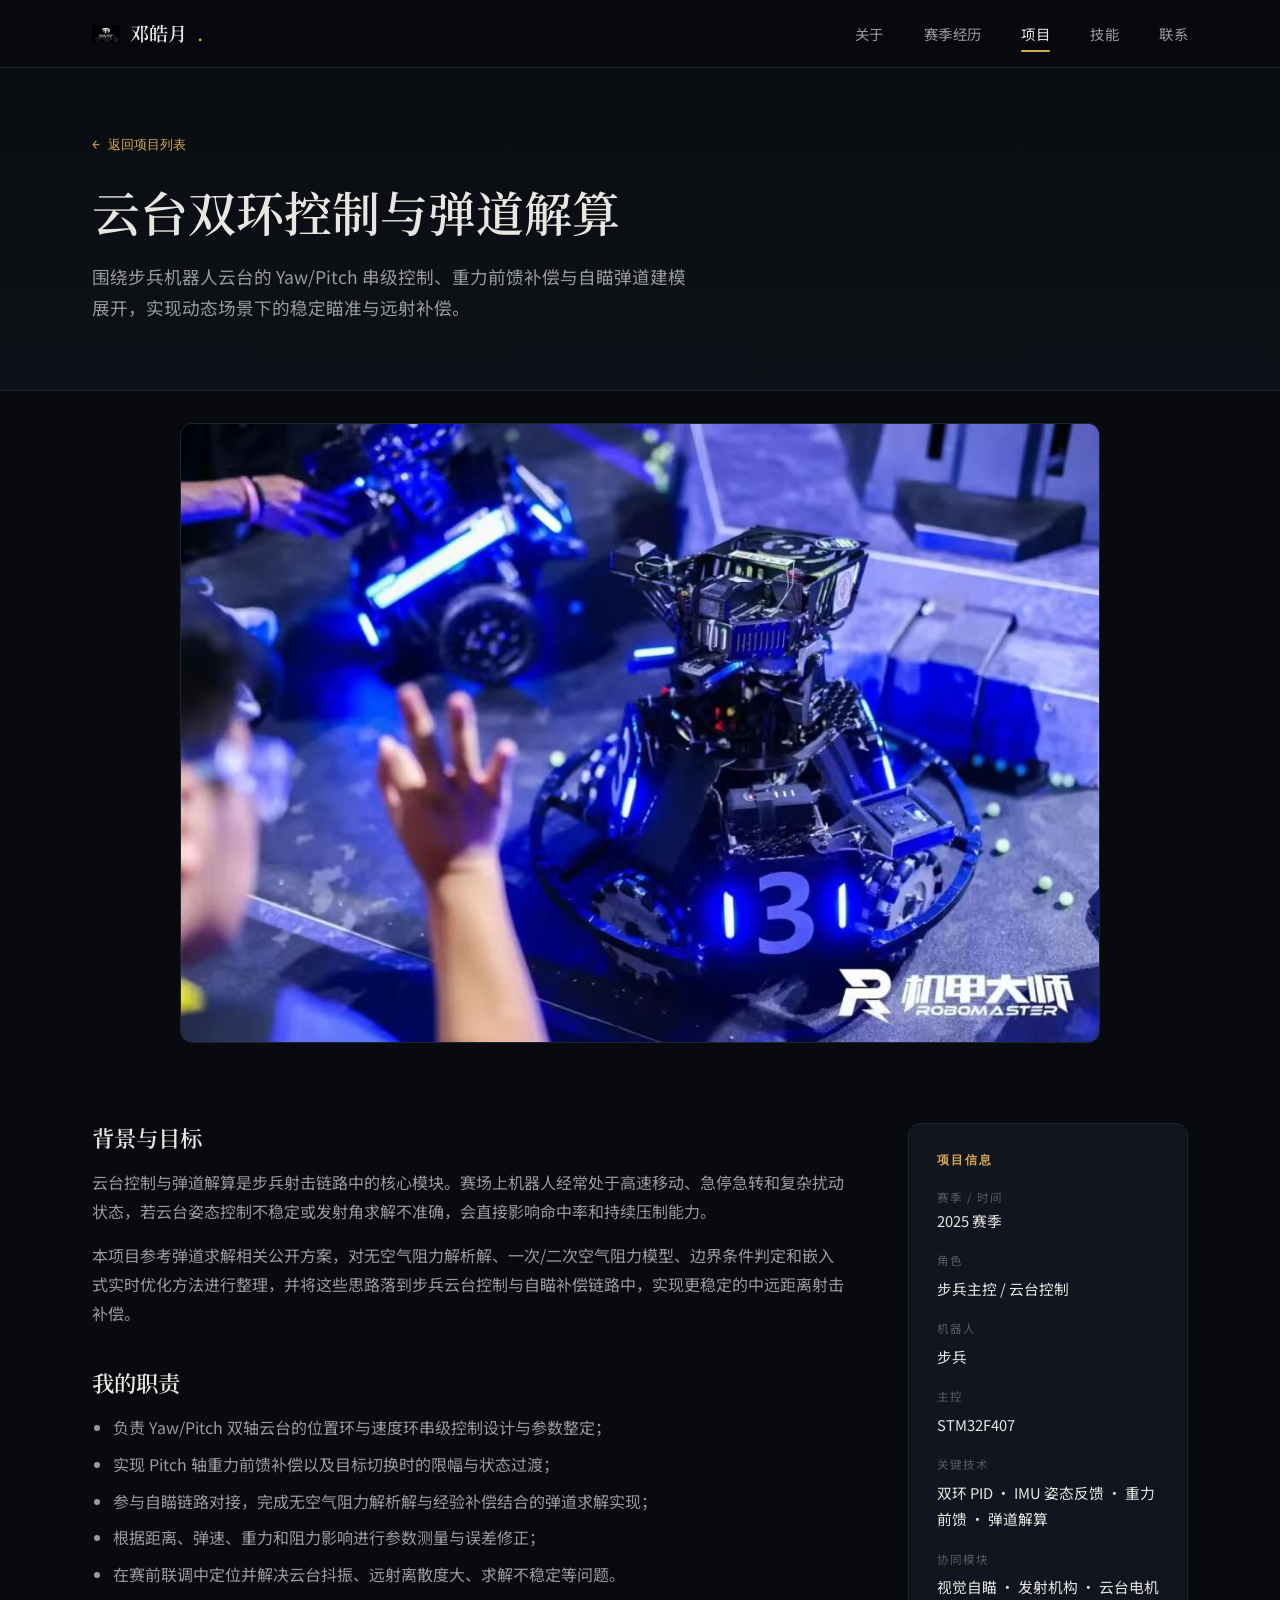
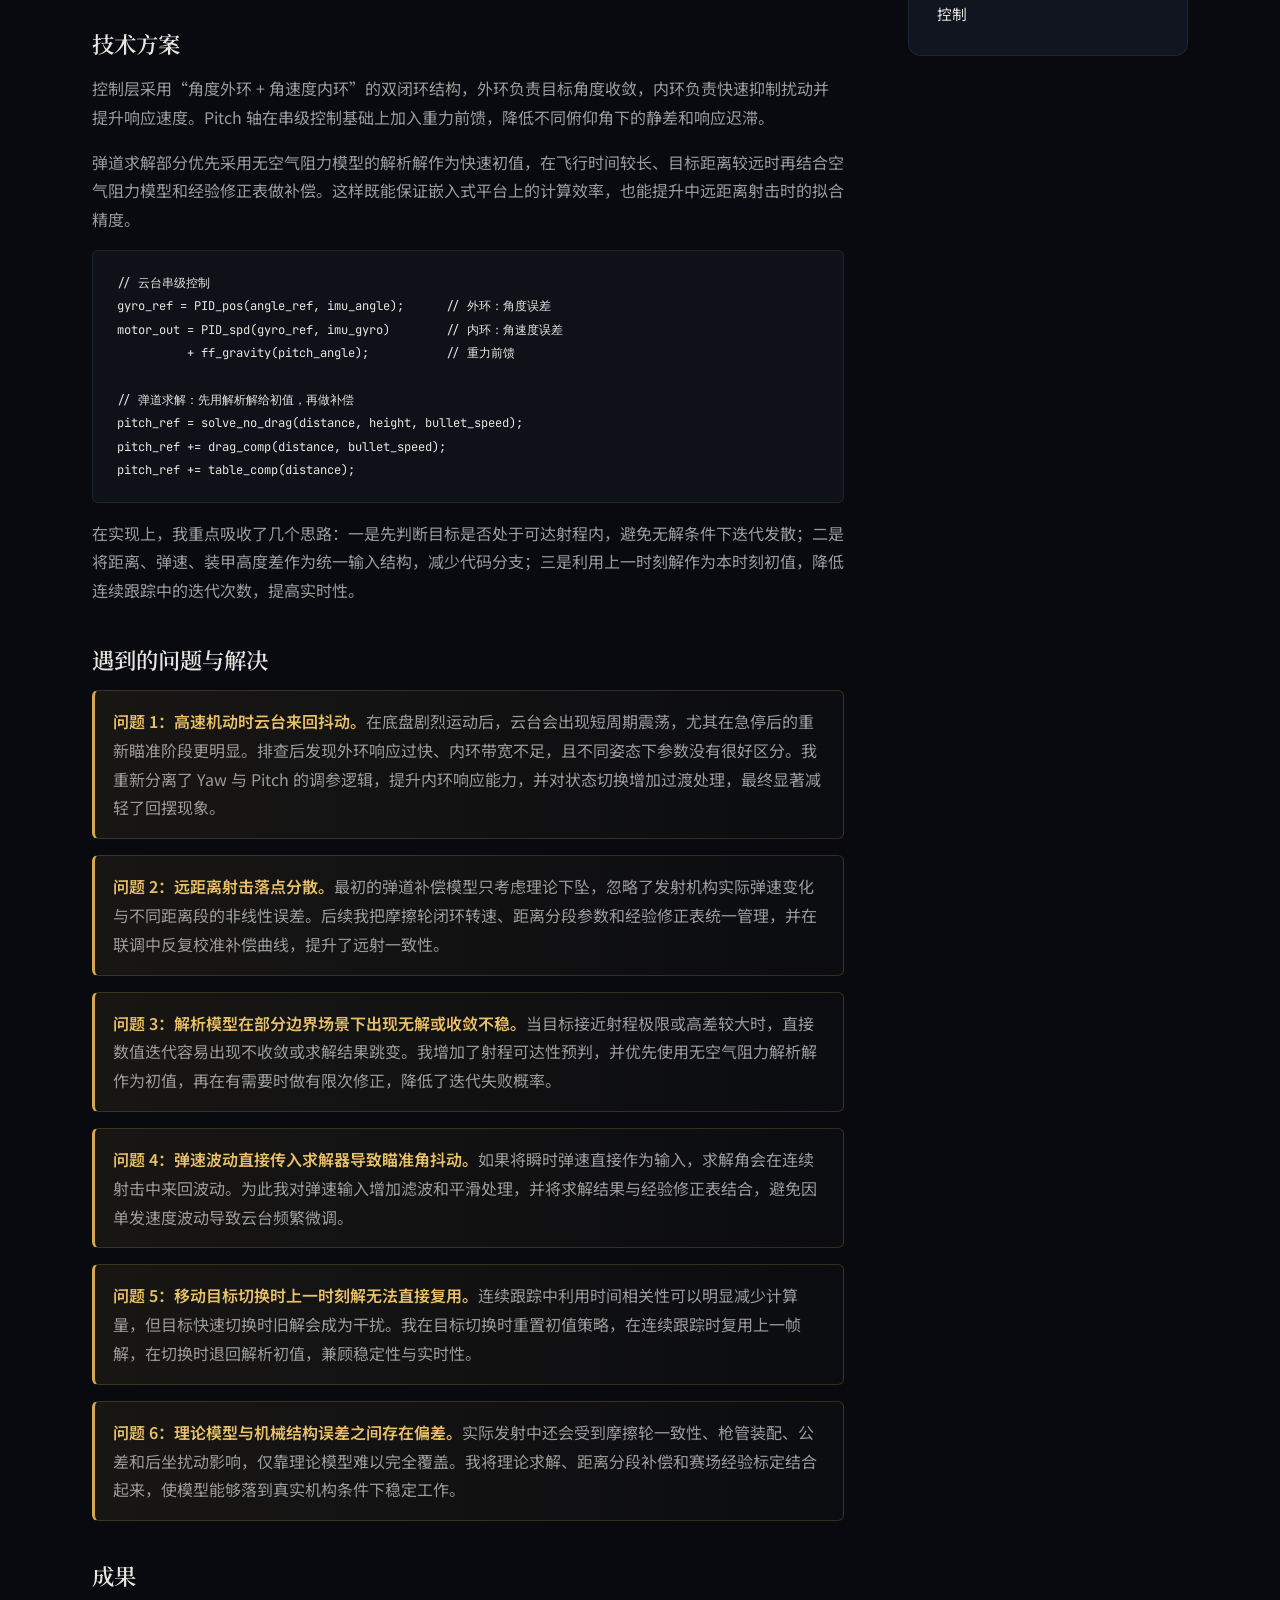
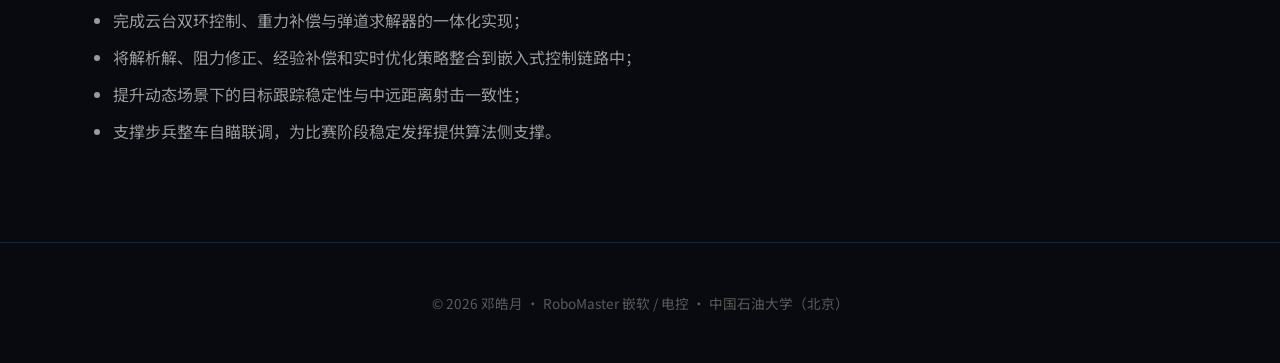
<file: gimbal-ballistics.html>
﻿<!DOCTYPE html>
<html lang="zh-CN">
<head>
<meta charset="UTF-8">
<meta name="viewport" content="width=device-width, initial-scale=1.0">
<title>云台双环控制与弹道解算 | 邓皓月</title>
<link rel="preconnect" href="https://fonts.googleapis.com">
<link rel="preconnect" href="https://fonts.gstatic.com" crossorigin>
<link href="https://fonts.googleapis.com/css2?family=Noto+Sans+SC:wght@400;500;600;700&family=Noto+Serif+SC:wght@400;600;700&family=JetBrains+Mono:wght@400;500&display=swap" rel="stylesheet">
<link rel="stylesheet" href="../css/style.css">
</head>
<body>

<nav class="nav">
  <div class="nav-inner">
    <a class="nav-brand" href="../index.html"><img class="brand-logo" src="../SPR机器人协会图标.jpg" alt="SPR机器人协会">邓皓月<span class="dot">.</span></a>
    <button class="nav-toggle" aria-label="菜单">≡</button>
    <ul class="nav-links">
      <li><a href="../index.html#about">关于</a></li>
      <li><a href="../index.html#timeline">赛季经历</a></li>
      <li><a href="../index.html#projects" class="active">项目</a></li>
      <li><a href="../index.html#skills">技能</a></li>
      <li><a href="../index.html#contact">联系</a></li>
    </ul>
  </div>
</nav>

<header class="detail-head">
  <div class="container">
    <a class="back" href="../index.html#projects">← 返回项目列表</a>
    <h1>云台双环控制与弹道解算</h1>
    <p class="sub">围绕步兵机器人云台的 Yaw/Pitch 串级控制、重力前馈补偿与自瞄弹道建模展开，实现动态场景下的稳定瞄准与远射补偿。</p>
  </div>
</header>

<div class="container">
  <div class="detail-figure detail-figure-contain detail-figure-dark detail-figure-gimbal">
    <img src="../全向轮步兵.jpg" alt="云台双环控制与弹道解算主图">
  </div>
</div>

<div class="container">
  <div class="detail-body">
    <article>
      <h2>背景与目标</h2>
      <p>云台控制与弹道解算是步兵射击链路中的核心模块。赛场上机器人经常处于高速移动、急停急转和复杂扰动状态，若云台姿态控制不稳定或发射角求解不准确，会直接影响命中率和持续压制能力。</p>
      <p>本项目参考弹道求解相关公开方案，对无空气阻力解析解、一次/二次空气阻力模型、边界条件判定和嵌入式实时优化方法进行整理，并将这些思路落到步兵云台控制与自瞄补偿链路中，实现更稳定的中远距离射击补偿。</p>

      <h2>我的职责</h2>
      <ul>
        <li>负责 Yaw/Pitch 双轴云台的位置环与速度环串级控制设计与参数整定；</li>
        <li>实现 Pitch 轴重力前馈补偿以及目标切换时的限幅与状态过渡；</li>
        <li>参与自瞄链路对接，完成无空气阻力解析解与经验补偿结合的弹道求解实现；</li>
        <li>根据距离、弹速、重力和阻力影响进行参数测量与误差修正；</li>
        <li>在赛前联调中定位并解决云台抖振、远射离散度大、求解不稳定等问题。</li>
      </ul>

      <h2>技术方案</h2>
      <p>控制层采用“角度外环 + 角速度内环”的双闭环结构，外环负责目标角度收敛，内环负责快速抑制扰动并提升响应速度。Pitch 轴在串级控制基础上加入重力前馈，降低不同俯仰角下的静差和响应迟滞。</p>
      <p>弹道求解部分优先采用无空气阻力模型的解析解作为快速初值，在飞行时间较长、目标距离较远时再结合空气阻力模型和经验修正表做补偿。这样既能保证嵌入式平台上的计算效率，也能提升中远距离射击时的拟合精度。</p>
      <pre><code>// 云台串级控制
gyro_ref = PID_pos(angle_ref, imu_angle);      // 外环：角度误差
motor_out = PID_spd(gyro_ref, imu_gyro)        // 内环：角速度误差
          + ff_gravity(pitch_angle);           // 重力前馈

// 弹道求解：先用解析解给初值，再做补偿
pitch_ref = solve_no_drag(distance, height, bullet_speed);
pitch_ref += drag_comp(distance, bullet_speed);
pitch_ref += table_comp(distance);</code></pre>
      <p>在实现上，我重点吸收了几个思路：一是先判断目标是否处于可达射程内，避免无解条件下迭代发散；二是将距离、弹速、装甲高度差作为统一输入结构，减少代码分支；三是利用上一时刻解作为本时刻初值，降低连续跟踪中的迭代次数，提高实时性。</p>

      <h2>遇到的问题与解决</h2>
      <div class="problem-list">
        <p><b>问题 1：高速机动时云台来回抖动。</b>在底盘剧烈运动后，云台会出现短周期震荡，尤其在急停后的重新瞄准阶段更明显。排查后发现外环响应过快、内环带宽不足，且不同姿态下参数没有很好区分。我重新分离了 Yaw 与 Pitch 的调参逻辑，提升内环响应能力，并对状态切换增加过渡处理，最终显著减轻了回摆现象。</p>
        <p><b>问题 2：远距离射击落点分散。</b>最初的弹道补偿模型只考虑理论下坠，忽略了发射机构实际弹速变化与不同距离段的非线性误差。后续我把摩擦轮闭环转速、距离分段参数和经验修正表统一管理，并在联调中反复校准补偿曲线，提升了远射一致性。</p>
        <p><b>问题 3：解析模型在部分边界场景下出现无解或收敛不稳。</b>当目标接近射程极限或高差较大时，直接数值迭代容易出现不收敛或求解结果跳变。我增加了射程可达性预判，并优先使用无空气阻力解析解作为初值，再在有需要时做有限次修正，降低了迭代失败概率。</p>
        <p><b>问题 4：弹速波动直接传入求解器导致瞄准角抖动。</b>如果将瞬时弹速直接作为输入，求解角会在连续射击中来回波动。为此我对弹速输入增加滤波和平滑处理，并将求解结果与经验修正表结合，避免因单发速度波动导致云台频繁微调。</p>
        <p><b>问题 5：移动目标切换时上一时刻解无法直接复用。</b>连续跟踪中利用时间相关性可以明显减少计算量，但目标快速切换时旧解会成为干扰。我在目标切换时重置初值策略，在连续跟踪时复用上一帧解，在切换时退回解析初值，兼顾稳定性与实时性。</p>
        <p><b>问题 6：理论模型与机械结构误差之间存在偏差。</b>实际发射中还会受到摩擦轮一致性、枪管装配、公差和后坐扰动影响，仅靠理论模型难以完全覆盖。我将理论求解、距离分段补偿和赛场经验标定结合起来，使模型能够落到真实机构条件下稳定工作。</p>
      </div>

      <h2>成果</h2>
      <ul>
        <li>完成云台双环控制、重力补偿与弹道求解器的一体化实现；</li>
        <li>将解析解、阻力修正、经验补偿和实时优化策略整合到嵌入式控制链路中；</li>
        <li>提升动态场景下的目标跟踪稳定性与中远距离射击一致性；</li>
        <li>支撑步兵整车自瞄联调，为比赛阶段稳定发挥提供算法侧支撑。</li>
      </ul>
    </article>

    <aside class="detail-aside">
      <h4>项目信息</h4>
      <dl>
        <dt>赛季 / 时间</dt><dd>2025 赛季</dd>
        <dt>角色</dt><dd>步兵主控 / 云台控制</dd>
        <dt>机器人</dt><dd>步兵</dd>
        <dt>主控</dt><dd>STM32F407</dd>
        <dt>关键技术</dt><dd>双环 PID · IMU 姿态反馈 · 重力前馈 · 弹道解算</dd>
        <dt>协同模块</dt><dd>视觉自瞄 · 发射机构 · 云台电机控制</dd>
      </dl>
    </aside>
  </div>
</div>

<footer>
  <div class="container">© 2026 邓皓月 · RoboMaster 嵌软 / 电控 · 中国石油大学（北京）</div>
</footer>

<script src="../js/main.js"></script>
</body>
</html>
</file>
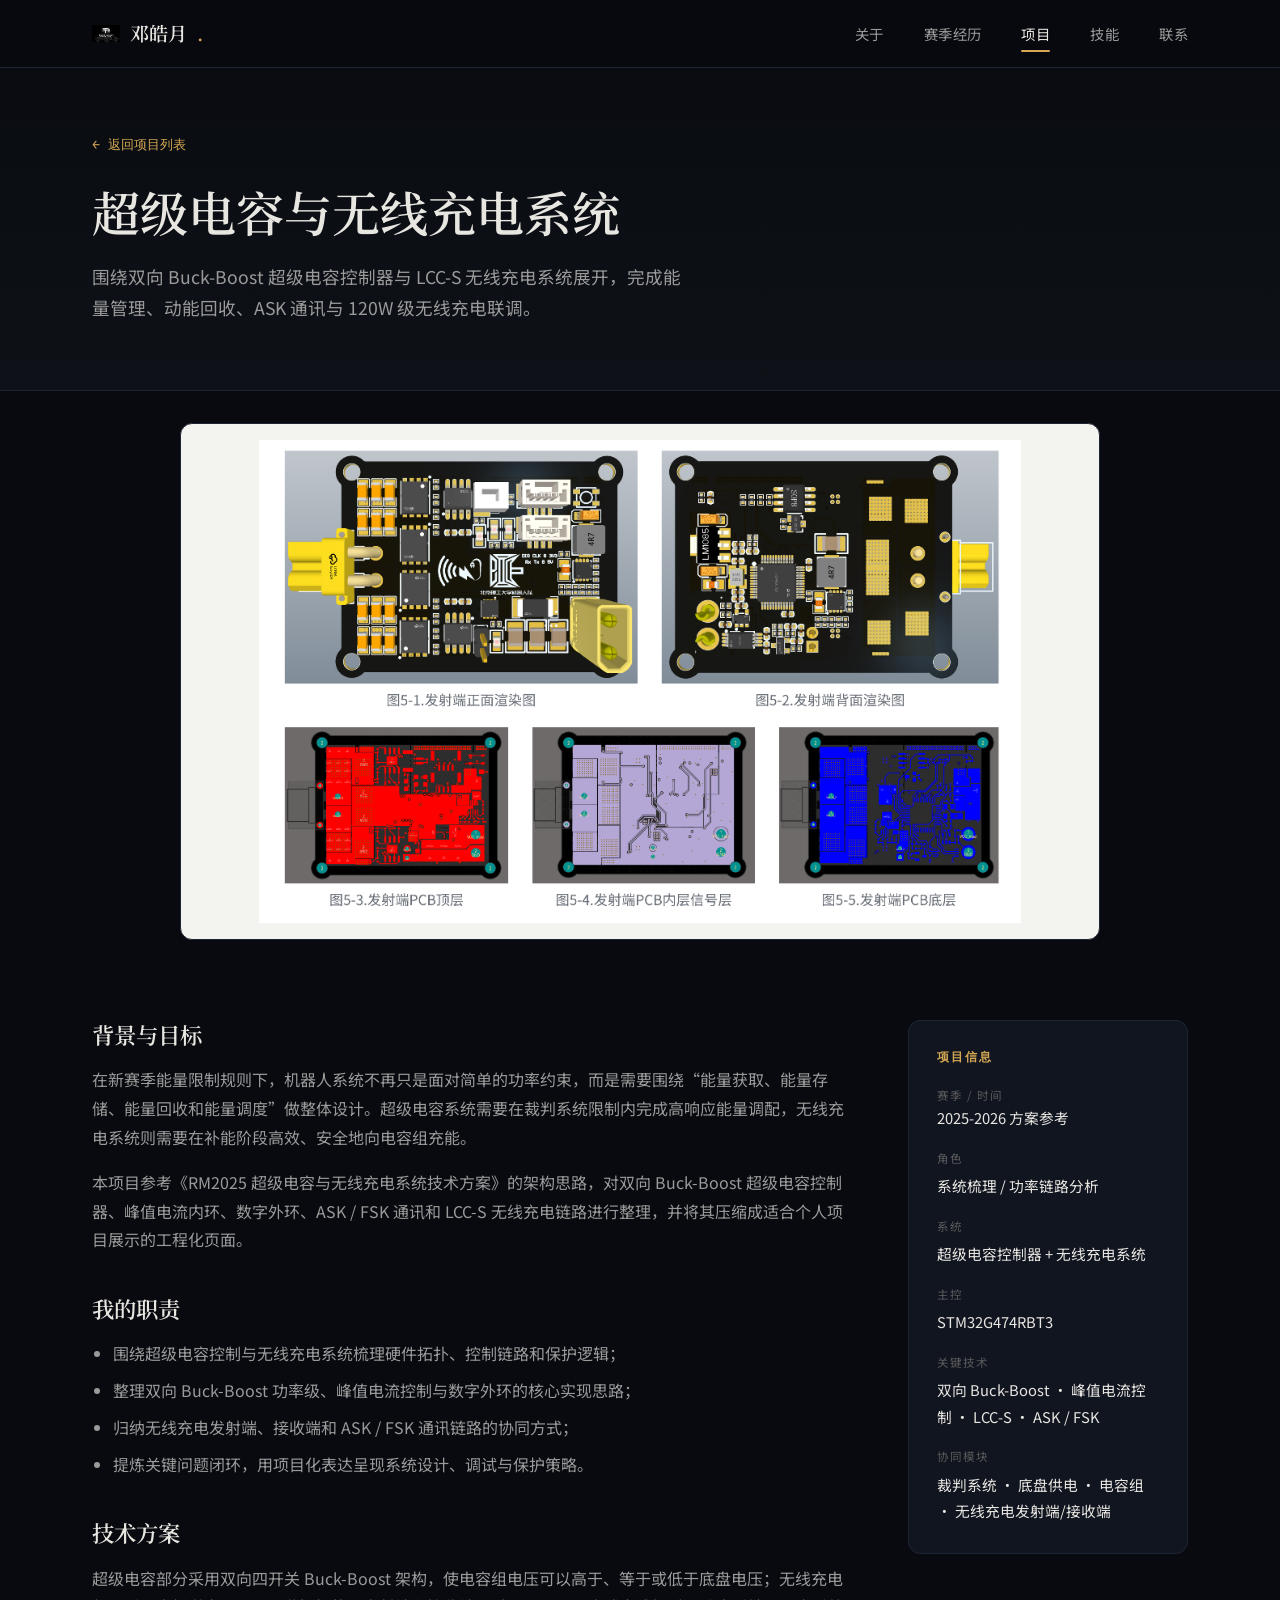
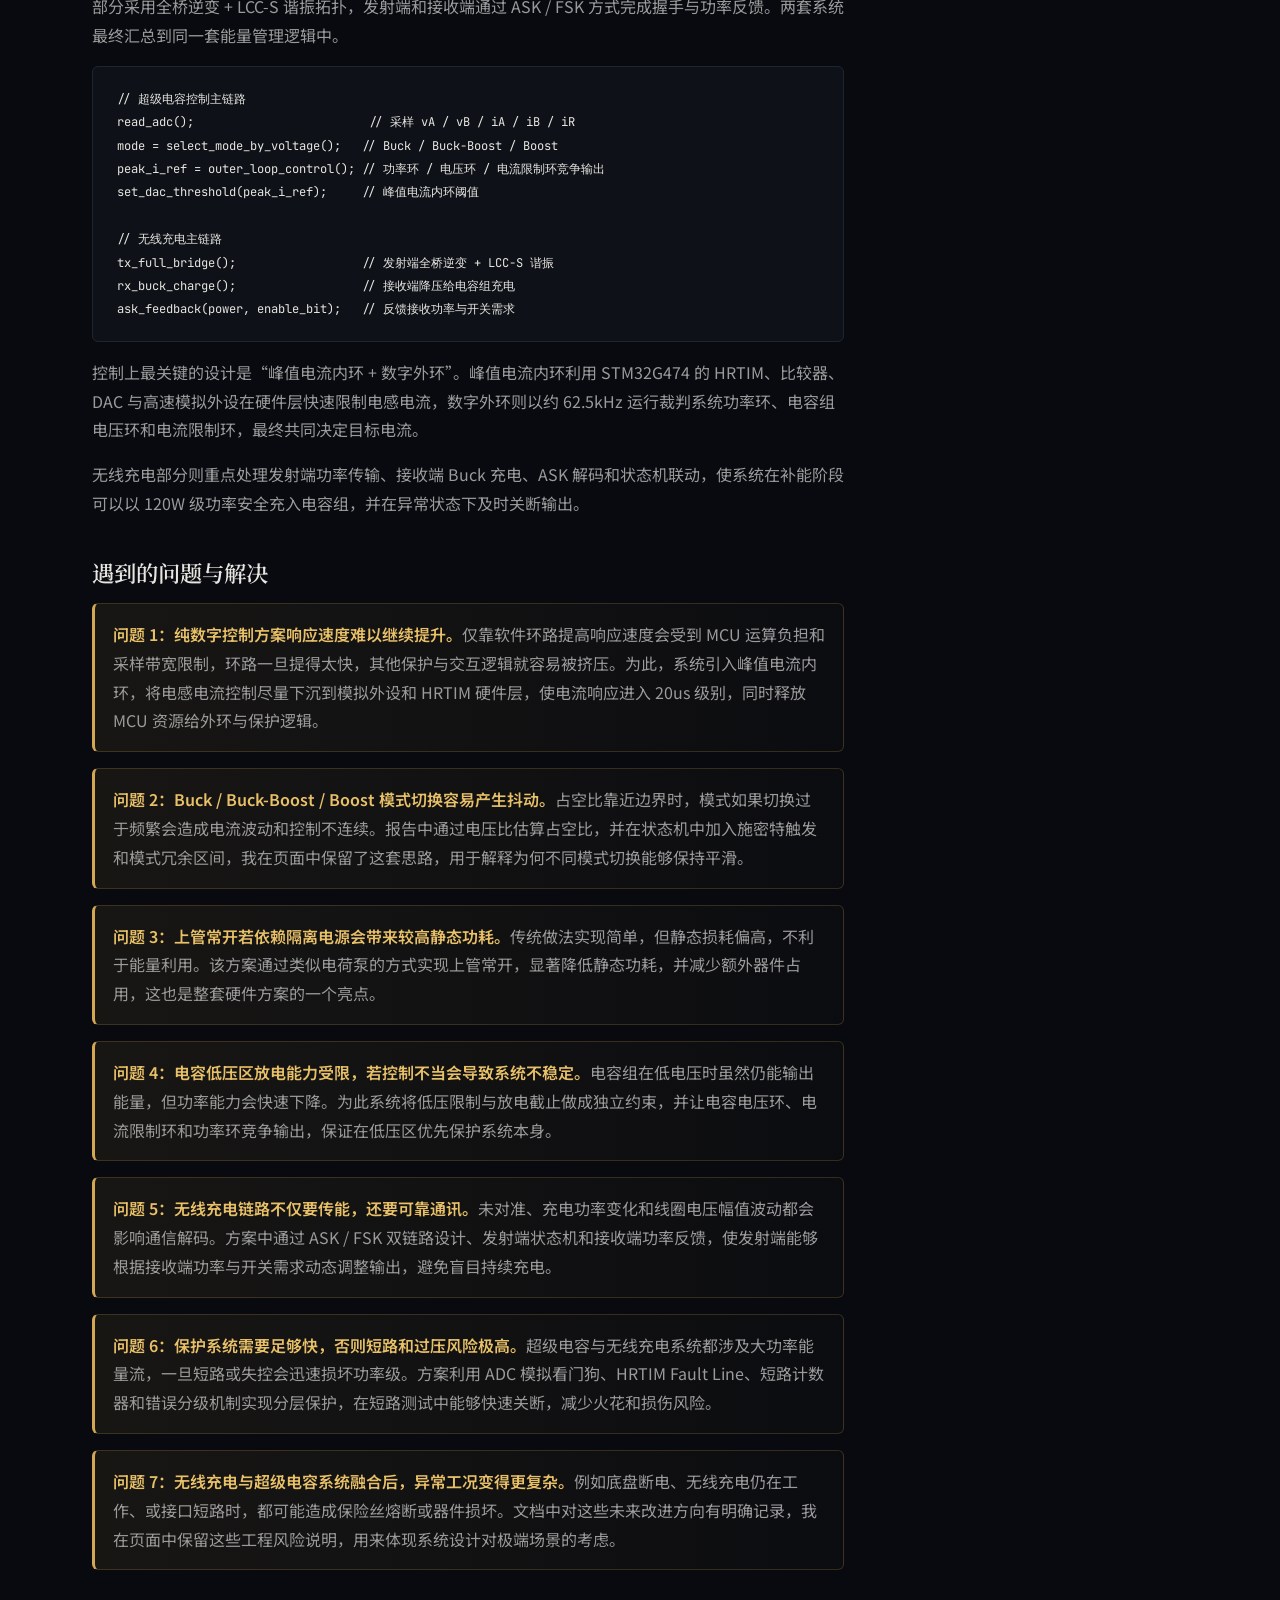
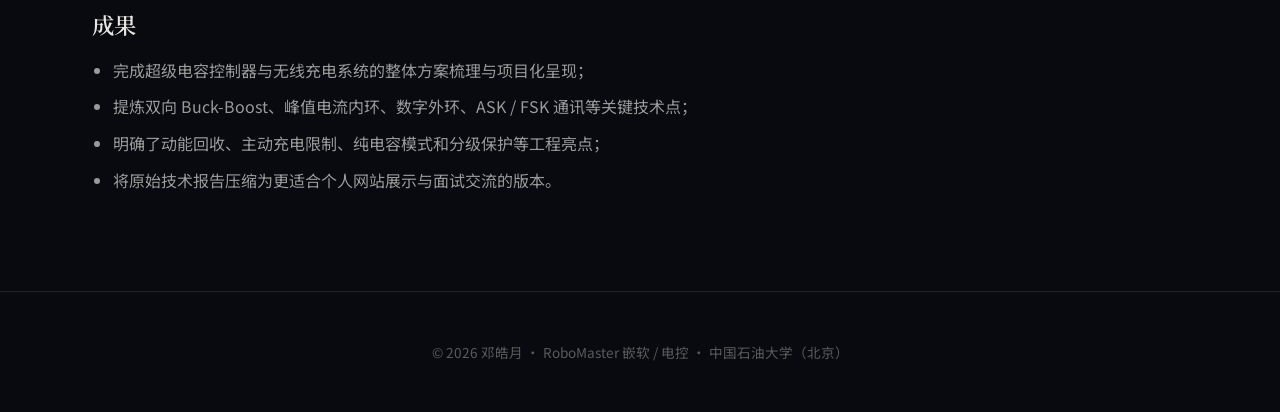
<file: power-comm.html>
﻿<!DOCTYPE html>
<html lang="zh-CN">
<head>
<meta charset="UTF-8">
<meta name="viewport" content="width=device-width, initial-scale=1.0">
<title>超级电容与无线充电系统 | 邓皓月</title>
<link rel="preconnect" href="https://fonts.googleapis.com">
<link rel="preconnect" href="https://fonts.gstatic.com" crossorigin>
<link href="https://fonts.googleapis.com/css2?family=Noto+Sans+SC:wght@400;500;600;700&family=Noto+Serif+SC:wght@400;600;700&family=JetBrains+Mono:wght@400;500&display=swap" rel="stylesheet">
<link rel="stylesheet" href="../css/style.css">
</head>
<body>

<nav class="nav">
  <div class="nav-inner">
    <a class="nav-brand" href="../index.html"><img class="brand-logo" src="../SPR机器人协会图标.jpg" alt="SPR机器人协会">邓皓月<span class="dot">.</span></a>
    <button class="nav-toggle" aria-label="菜单">≡</button>
    <ul class="nav-links">
      <li><a href="../index.html#about">关于</a></li>
      <li><a href="../index.html#timeline">赛季经历</a></li>
      <li><a href="../index.html#projects" class="active">项目</a></li>
      <li><a href="../index.html#skills">技能</a></li>
      <li><a href="../index.html#contact">联系</a></li>
    </ul>
  </div>
</nav>

<header class="detail-head">
  <div class="container">
    <a class="back" href="../index.html#projects">← 返回项目列表</a>
    <h1>超级电容与无线充电系统</h1>
    <p class="sub">围绕双向 Buck-Boost 超级电容控制器与 LCC-S 无线充电系统展开，完成能量管理、动能回收、ASK 通讯与 120W 级无线充电联调。</p>
  </div>
</header>

<div class="container">
  <div class="detail-figure detail-figure-contain">
    <img src="../超级电容主图.png" alt="超级电容与无线充电系统主图">
  </div>
</div>

<div class="container">
  <div class="detail-body">
    <article>
      <h2>背景与目标</h2>
      <p>在新赛季能量限制规则下，机器人系统不再只是面对简单的功率约束，而是需要围绕“能量获取、能量存储、能量回收和能量调度”做整体设计。超级电容系统需要在裁判系统限制内完成高响应能量调配，无线充电系统则需要在补能阶段高效、安全地向电容组充能。</p>
      <p>本项目参考《RM2025 超级电容与无线充电系统技术方案》的架构思路，对双向 Buck-Boost 超级电容控制器、峰值电流内环、数字外环、ASK / FSK 通讯和 LCC-S 无线充电链路进行整理，并将其压缩成适合个人项目展示的工程化页面。</p>

      <h2>我的职责</h2>
      <ul>
        <li>围绕超级电容控制与无线充电系统梳理硬件拓扑、控制链路和保护逻辑；</li>
        <li>整理双向 Buck-Boost 功率级、峰值电流控制与数字外环的核心实现思路；</li>
        <li>归纳无线充电发射端、接收端和 ASK / FSK 通讯链路的协同方式；</li>
        <li>提炼关键问题闭环，用项目化表达呈现系统设计、调试与保护策略。</li>
      </ul>

      <h2>技术方案</h2>
      <p>超级电容部分采用双向四开关 Buck-Boost 架构，使电容组电压可以高于、等于或低于底盘电压；无线充电部分采用全桥逆变 + LCC-S 谐振拓扑，发射端和接收端通过 ASK / FSK 方式完成握手与功率反馈。两套系统最终汇总到同一套能量管理逻辑中。</p>
      <pre><code>// 超级电容控制主链路
read_adc();                         // 采样 vA / vB / iA / iB / iR
mode = select_mode_by_voltage();   // Buck / Buck-Boost / Boost
peak_i_ref = outer_loop_control(); // 功率环 / 电压环 / 电流限制环竞争输出
set_dac_threshold(peak_i_ref);     // 峰值电流内环阈值

// 无线充电主链路
tx_full_bridge();                  // 发射端全桥逆变 + LCC-S 谐振
rx_buck_charge();                  // 接收端降压给电容组充电
ask_feedback(power, enable_bit);   // 反馈接收功率与开关需求</code></pre>
      <p>控制上最关键的设计是“峰值电流内环 + 数字外环”。峰值电流内环利用 STM32G474 的 HRTIM、比较器、DAC 与高速模拟外设在硬件层快速限制电感电流，数字外环则以约 62.5kHz 运行裁判系统功率环、电容组电压环和电流限制环，最终共同决定目标电流。</p>
      <p>无线充电部分则重点处理发射端功率传输、接收端 Buck 充电、ASK 解码和状态机联动，使系统在补能阶段可以以 120W 级功率安全充入电容组，并在异常状态下及时关断输出。</p>

      <h2>遇到的问题与解决</h2>
      <div class="problem-list">
        <p><b>问题 1：纯数字控制方案响应速度难以继续提升。</b>仅靠软件环路提高响应速度会受到 MCU 运算负担和采样带宽限制，环路一旦提得太快，其他保护与交互逻辑就容易被挤压。为此，系统引入峰值电流内环，将电感电流控制尽量下沉到模拟外设和 HRTIM 硬件层，使电流响应进入 20us 级别，同时释放 MCU 资源给外环与保护逻辑。</p>
        <p><b>问题 2：Buck / Buck-Boost / Boost 模式切换容易产生抖动。</b>占空比靠近边界时，模式如果切换过于频繁会造成电流波动和控制不连续。报告中通过电压比估算占空比，并在状态机中加入施密特触发和模式冗余区间，我在页面中保留了这套思路，用于解释为何不同模式切换能够保持平滑。</p>
        <p><b>问题 3：上管常开若依赖隔离电源会带来较高静态功耗。</b>传统做法实现简单，但静态损耗偏高，不利于能量利用。该方案通过类似电荷泵的方式实现上管常开，显著降低静态功耗，并减少额外器件占用，这也是整套硬件方案的一个亮点。</p>
        <p><b>问题 4：电容低压区放电能力受限，若控制不当会导致系统不稳定。</b>电容组在低电压时虽然仍能输出能量，但功率能力会快速下降。为此系统将低压限制与放电截止做成独立约束，并让电容电压环、电流限制环和功率环竞争输出，保证在低压区优先保护系统本身。</p>
        <p><b>问题 5：无线充电链路不仅要传能，还要可靠通讯。</b>未对准、充电功率变化和线圈电压幅值波动都会影响通信解码。方案中通过 ASK / FSK 双链路设计、发射端状态机和接收端功率反馈，使发射端能够根据接收端功率与开关需求动态调整输出，避免盲目持续充电。</p>
        <p><b>问题 6：保护系统需要足够快，否则短路和过压风险极高。</b>超级电容与无线充电系统都涉及大功率能量流，一旦短路或失控会迅速损坏功率级。方案利用 ADC 模拟看门狗、HRTIM Fault Line、短路计数器和错误分级机制实现分层保护，在短路测试中能够快速关断，减少火花和损伤风险。</p>
        <p><b>问题 7：无线充电与超级电容系统融合后，异常工况变得更复杂。</b>例如底盘断电、无线充电仍在工作、或接口短路时，都可能造成保险丝熔断或器件损坏。文档中对这些未来改进方向有明确记录，我在页面中保留这些工程风险说明，用来体现系统设计对极端场景的考虑。</p>
      </div>

      <h2>成果</h2>
      <ul>
        <li>完成超级电容控制器与无线充电系统的整体方案梳理与项目化呈现；</li>
        <li>提炼双向 Buck-Boost、峰值电流内环、数字外环、ASK / FSK 通讯等关键技术点；</li>
        <li>明确了动能回收、主动充电限制、纯电容模式和分级保护等工程亮点；</li>
        <li>将原始技术报告压缩为更适合个人网站展示与面试交流的版本。</li>
      </ul>
    </article>

    <aside class="detail-aside">
      <h4>项目信息</h4>
      <dl>
        <dt>赛季 / 时间</dt><dd>2025-2026 方案参考</dd>
        <dt>角色</dt><dd>系统梳理 / 功率链路分析</dd>
        <dt>系统</dt><dd>超级电容控制器 + 无线充电系统</dd>
        <dt>主控</dt><dd>STM32G474RBT3</dd>
        <dt>关键技术</dt><dd>双向 Buck-Boost · 峰值电流控制 · LCC-S · ASK / FSK</dd>
        <dt>协同模块</dt><dd>裁判系统 · 底盘供电 · 电容组 · 无线充电发射端/接收端</dd>
      </dl>
    </aside>
  </div>
</div>

<footer>
  <div class="container">© 2026 邓皓月 · RoboMaster 嵌软 / 电控 · 中国石油大学（北京）</div>
</footer>

<script src="../js/main.js"></script>
</body>
</html>
</file>
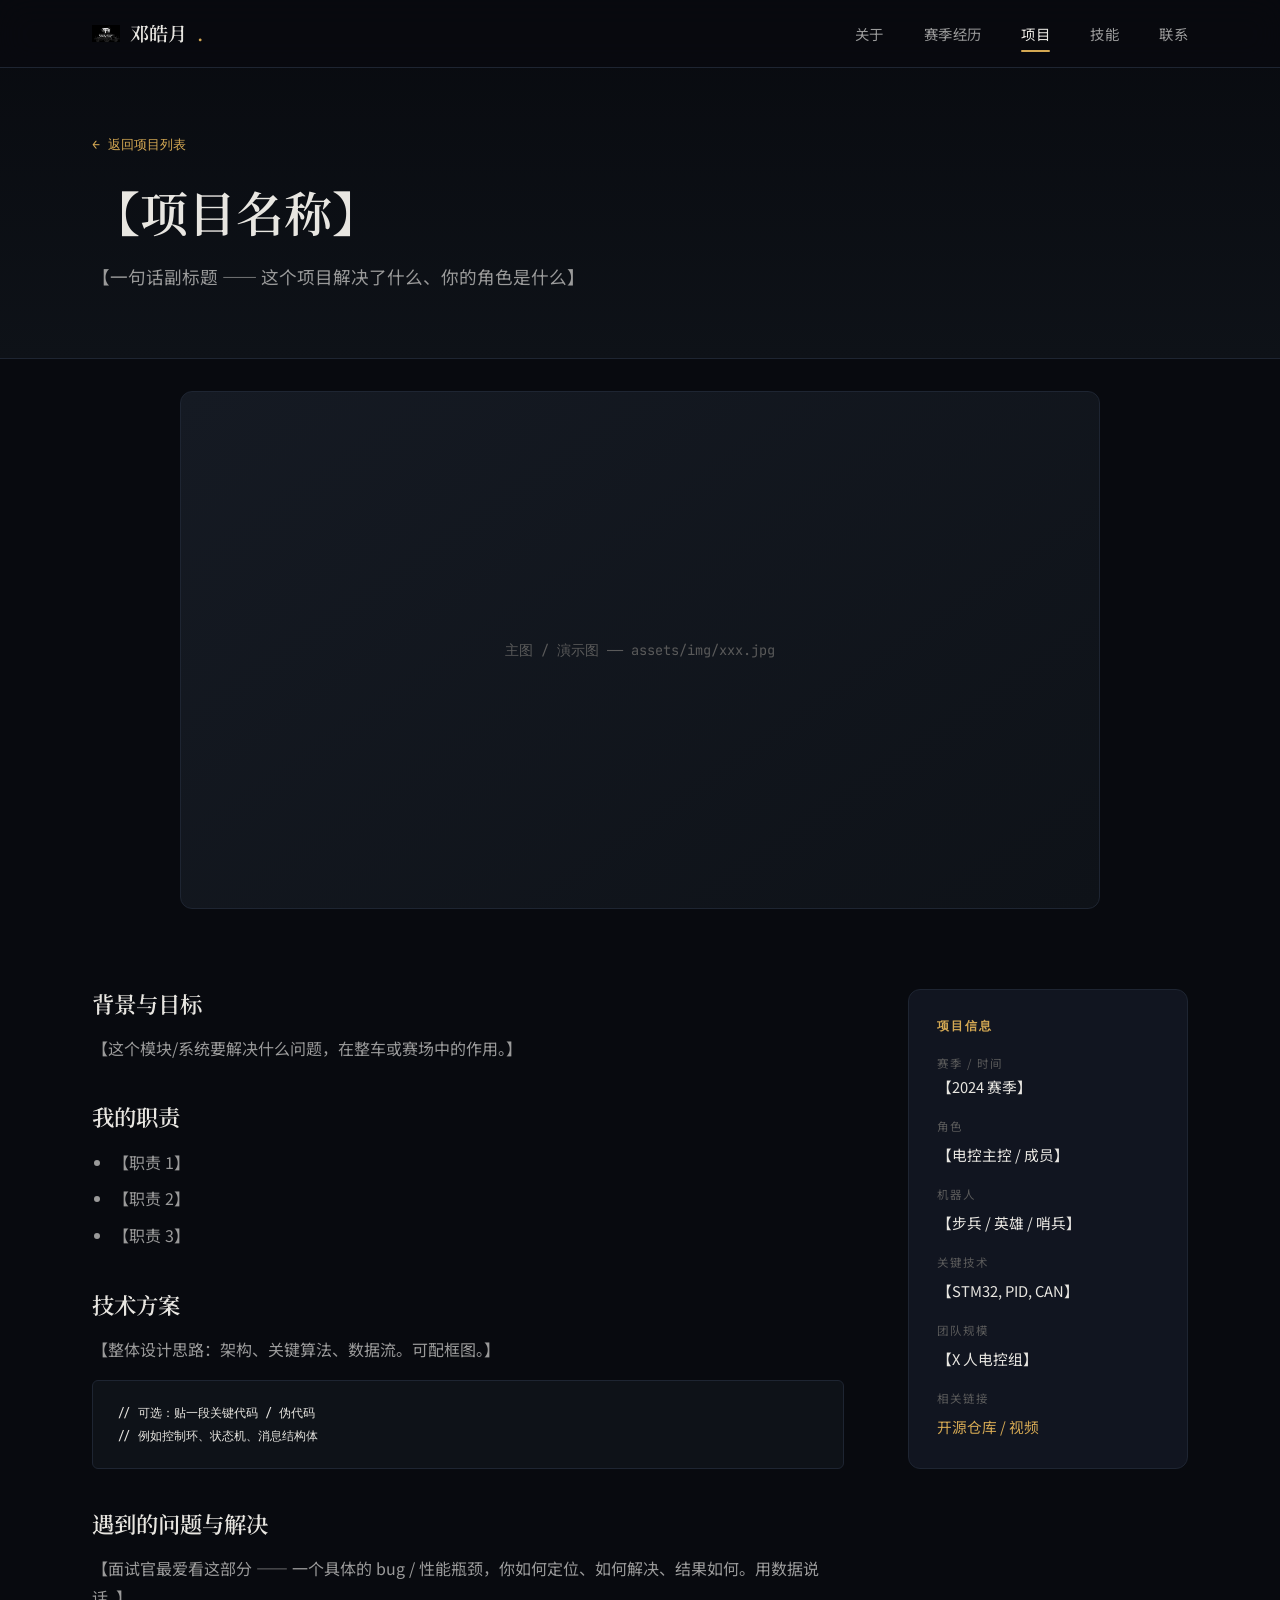
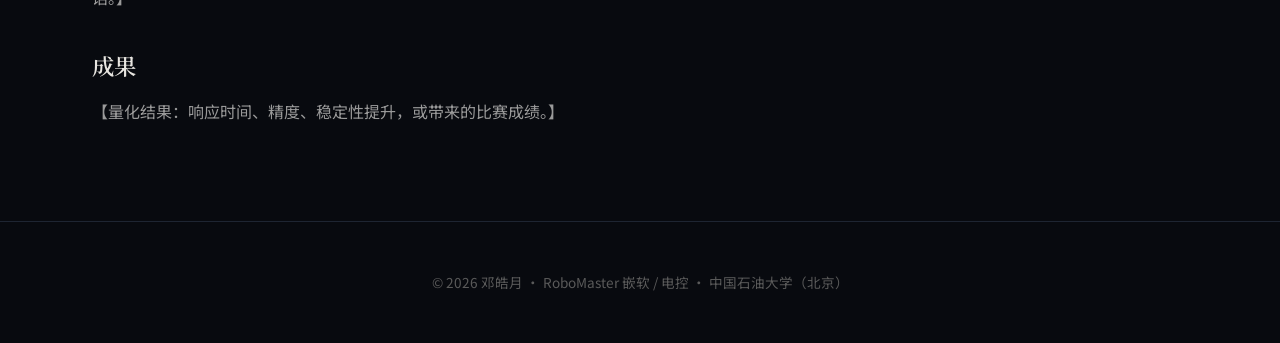
<file: project-template.html>
﻿<!DOCTYPE html>
<html lang="zh-CN">
<head>
<meta charset="UTF-8">
<meta name="viewport" content="width=device-width, initial-scale=1.0">
<title>【项目名称】 | 邓皓月</title>
<link rel="preconnect" href="https://fonts.googleapis.com">
<link rel="preconnect" href="https://fonts.gstatic.com" crossorigin>
<link href="https://fonts.googleapis.com/css2?family=Noto+Sans+SC:wght@400;500;600;700&family=Noto+Serif+SC:wght@400;600;700&family=JetBrains+Mono:wght@400;500&display=swap" rel="stylesheet">
<link rel="stylesheet" href="../css/style.css">
</head>
<body>

<nav class="nav">
  <div class="nav-inner">
    <a class="nav-brand" href="../index.html"><img class="brand-logo" src="../SPR机器人协会图标.jpg" alt="SPR机器人协会">邓皓月<span class="dot">.</span></a>
    <button class="nav-toggle" aria-label="菜单">≡</button>
    <ul class="nav-links">
      <li><a href="../index.html#about">关于</a></li>
      <li><a href="../index.html#timeline">赛季经历</a></li>
      <li><a href="../index.html#projects" class="active">项目</a></li>
      <li><a href="../index.html#skills">技能</a></li>
      <li><a href="../index.html#contact">联系</a></li>
    </ul>
  </div>
</nav>

<header class="detail-head">
  <div class="container">
    <a class="back" href="../index.html#projects">← 返回项目列表</a>
    <h1>【项目名称】</h1>
    <p class="sub">【一句话副标题 —— 这个项目解决了什么、你的角色是什么】</p>
  </div>
</header>

<div class="container">
  <div class="detail-figure">主图 / 演示图 —— assets/img/xxx.jpg</div>
</div>

<div class="container">
  <div class="detail-body">
    <article>
      <h2>背景与目标</h2>
      <p>【这个模块/系统要解决什么问题，在整车或赛场中的作用。】</p>

      <h2>我的职责</h2>
      <ul>
        <li>【职责 1】</li>
        <li>【职责 2】</li>
        <li>【职责 3】</li>
      </ul>

      <h2>技术方案</h2>
      <p>【整体设计思路：架构、关键算法、数据流。可配框图。】</p>
      <pre><code>// 可选：贴一段关键代码 / 伪代码
// 例如控制环、状态机、消息结构体
</code></pre>

      <h2>遇到的问题与解决</h2>
      <p>【面试官最爱看这部分 —— 一个具体的 bug / 性能瓶颈，你如何定位、如何解决、结果如何。用数据说话。】</p>

      <h2>成果</h2>
      <p>【量化结果：响应时间、精度、稳定性提升，或带来的比赛成绩。】</p>
    </article>

    <aside class="detail-aside">
      <h4>项目信息</h4>
      <dl>
        <dt>赛季 / 时间</dt><dd>【2024 赛季】</dd>
        <dt>角色</dt><dd>【电控主控 / 成员】</dd>
        <dt>机器人</dt><dd>【步兵 / 英雄 / 哨兵】</dd>
        <dt>关键技术</dt><dd>【STM32, PID, CAN】</dd>
        <dt>团队规模</dt><dd>【X 人电控组】</dd>
        <dt>相关链接</dt><dd><a href="#">开源仓库 / 视频</a></dd>
      </dl>
    </aside>
  </div>
</div>

<footer>
  <div class="container">© 2026 邓皓月 · RoboMaster 嵌软 / 电控 · 中国石油大学（北京）</div>
</footer>

<script src="../js/main.js"></script>
</body>
</html>
</file>
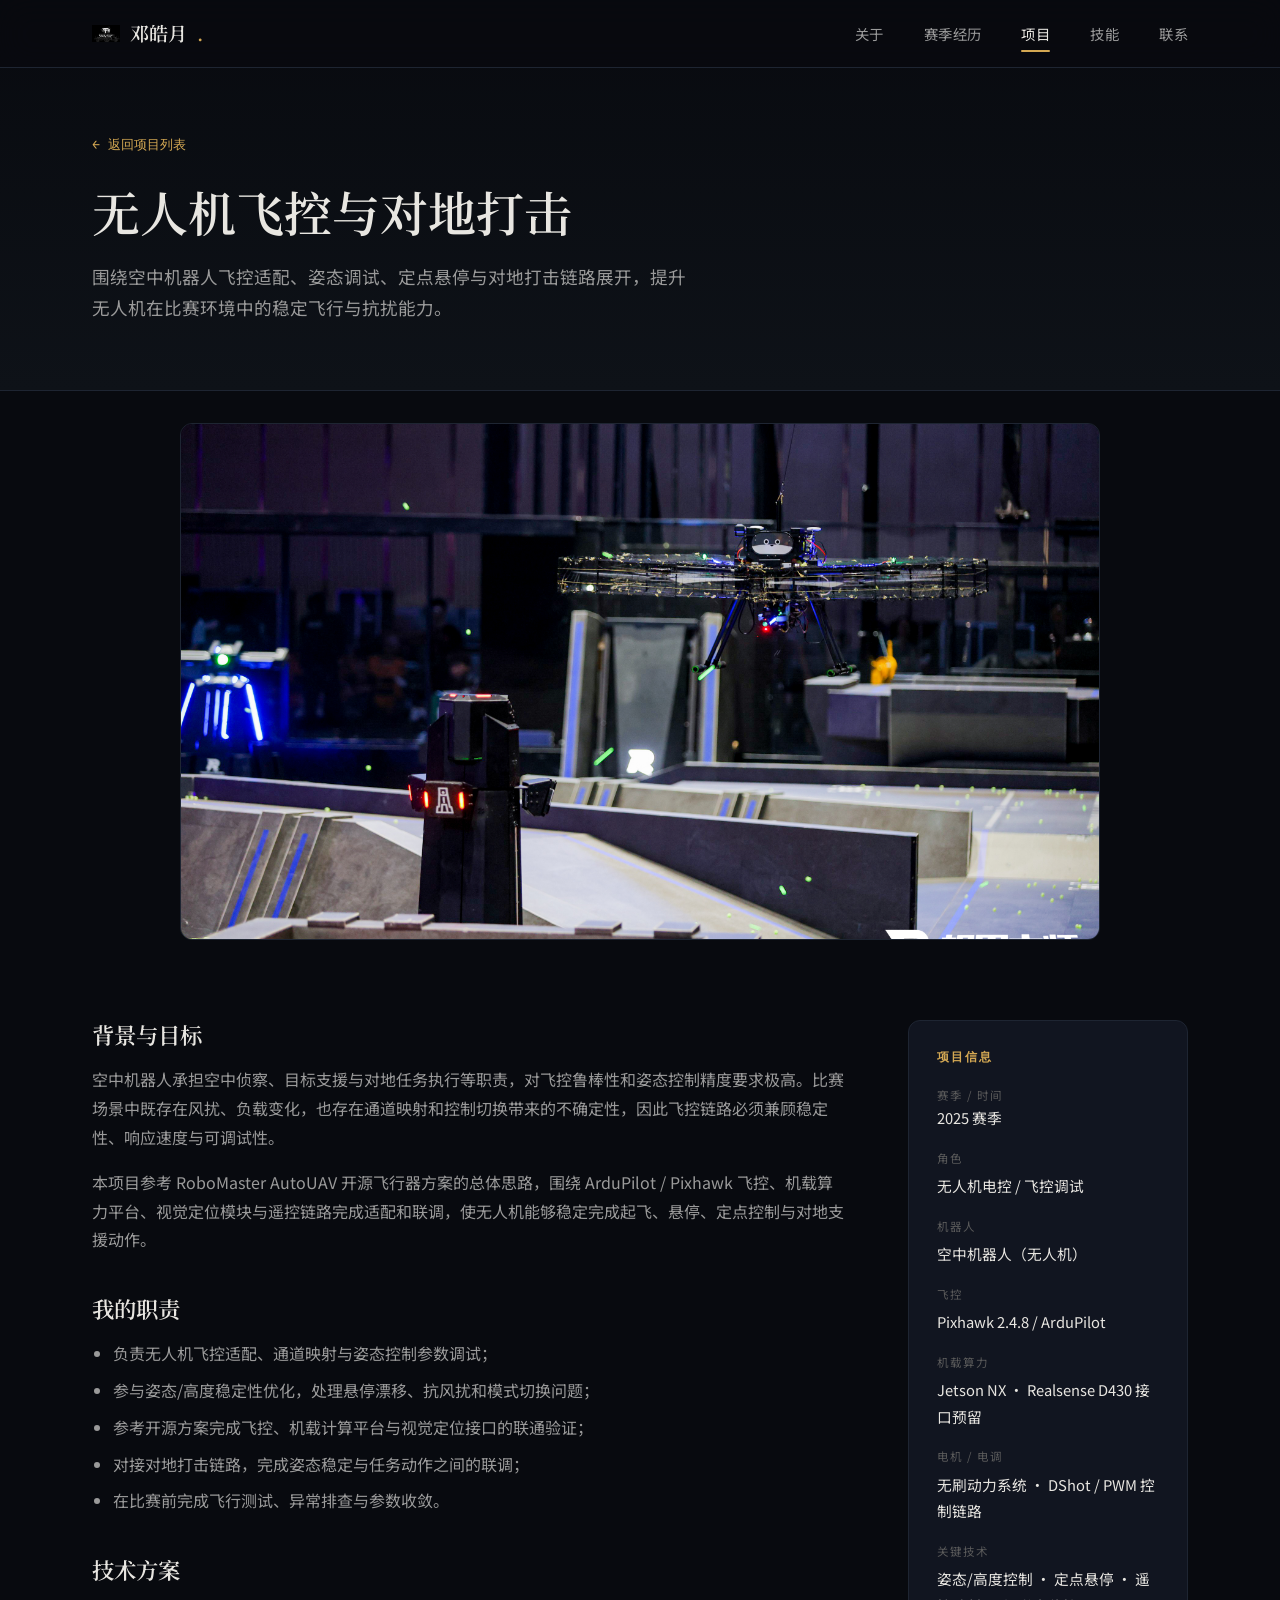
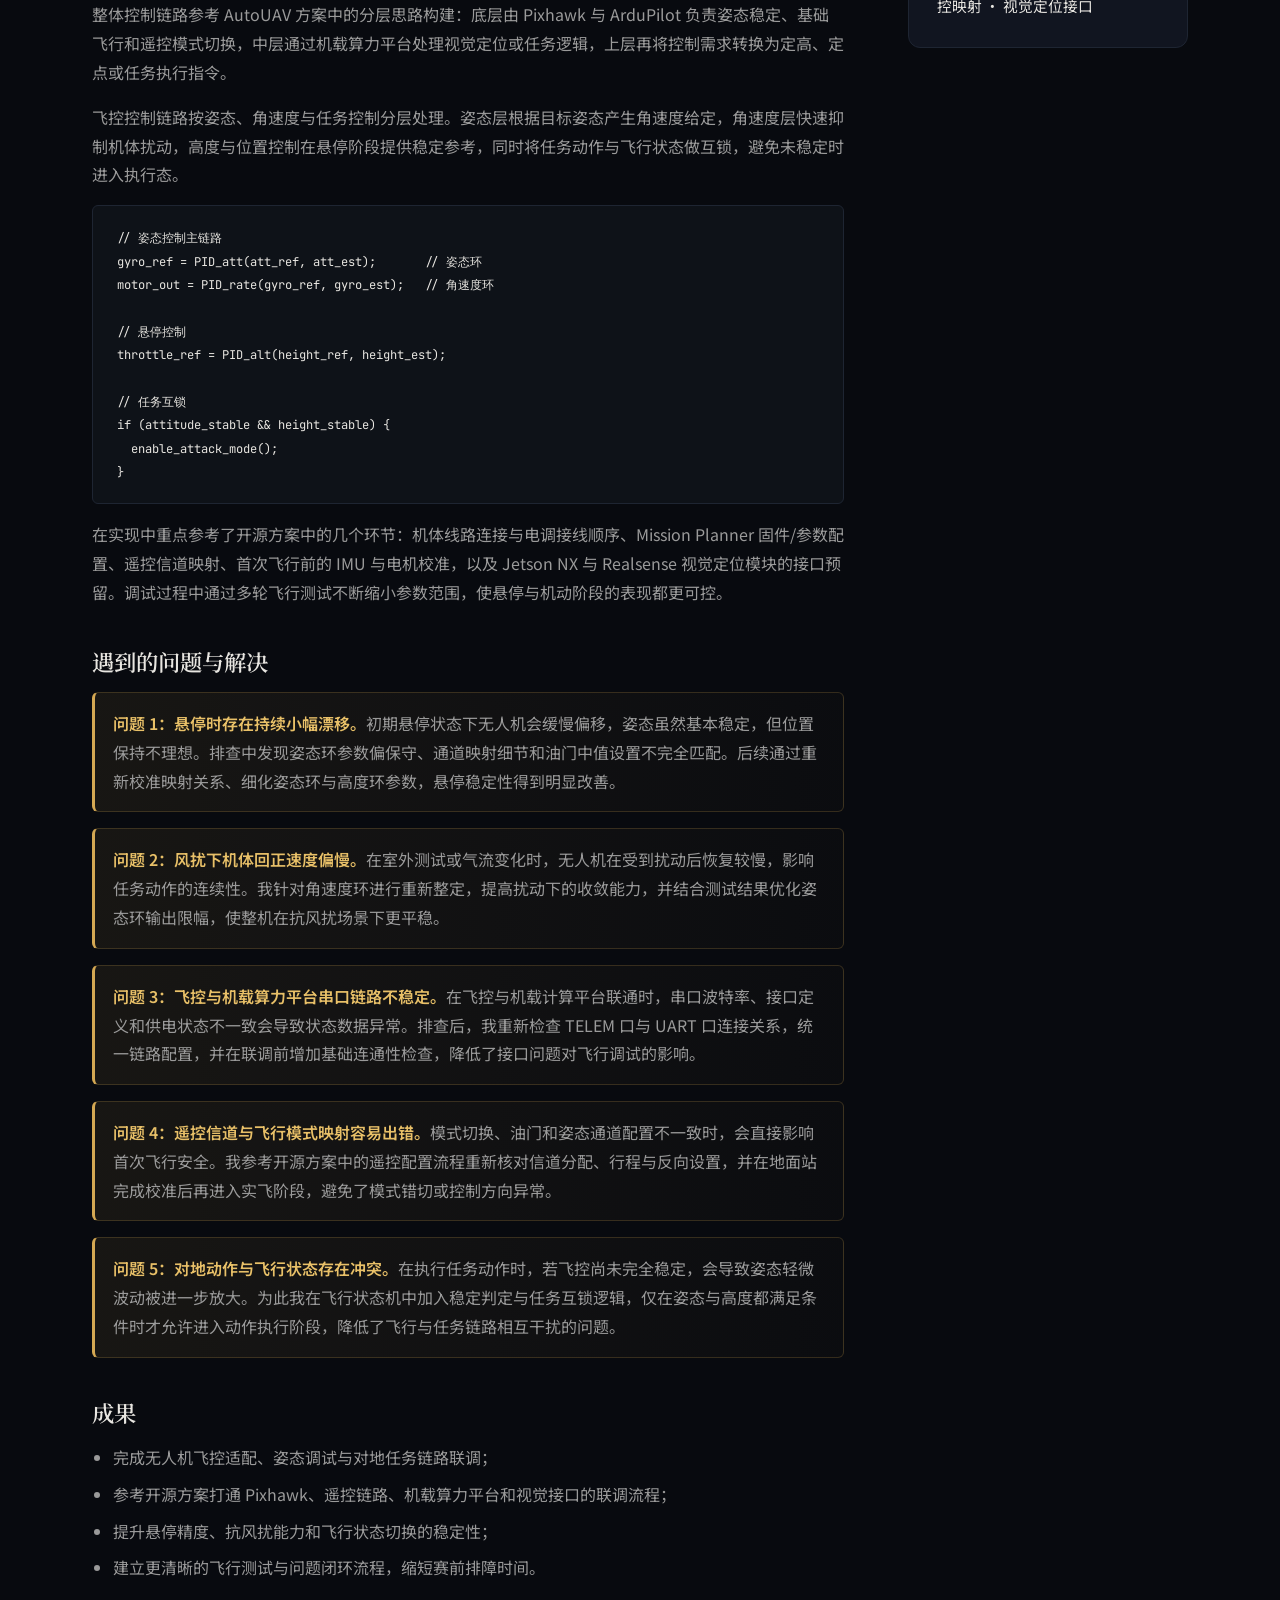
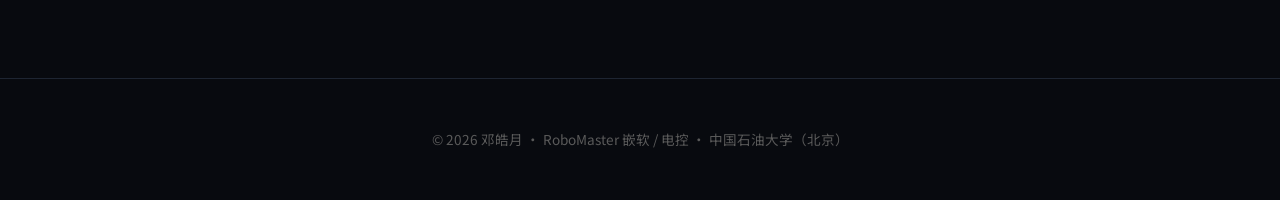
<file: uav-flight-control.html>
﻿<!DOCTYPE html>
<html lang="zh-CN">
<head>
<meta charset="UTF-8">
<meta name="viewport" content="width=device-width, initial-scale=1.0">
<title>无人机飞控与对地打击 | 邓皓月</title>
<link rel="preconnect" href="https://fonts.googleapis.com">
<link rel="preconnect" href="https://fonts.gstatic.com" crossorigin>
<link href="https://fonts.googleapis.com/css2?family=Noto+Sans+SC:wght@400;500;600;700&family=Noto+Serif+SC:wght@400;600;700&family=JetBrains+Mono:wght@400;500&display=swap" rel="stylesheet">
<link rel="stylesheet" href="../css/style.css">
</head>
<body>

<nav class="nav">
  <div class="nav-inner">
    <a class="nav-brand" href="../index.html"><img class="brand-logo" src="../SPR机器人协会图标.jpg" alt="SPR机器人协会">邓皓月<span class="dot">.</span></a>
    <button class="nav-toggle" aria-label="菜单">≡</button>
    <ul class="nav-links">
      <li><a href="../index.html#about">关于</a></li>
      <li><a href="../index.html#timeline">赛季经历</a></li>
      <li><a href="../index.html#projects" class="active">项目</a></li>
      <li><a href="../index.html#skills">技能</a></li>
      <li><a href="../index.html#contact">联系</a></li>
    </ul>
  </div>
</nav>

<header class="detail-head">
  <div class="container">
    <a class="back" href="../index.html#projects">← 返回项目列表</a>
    <h1>无人机飞控与对地打击</h1>
    <p class="sub">围绕空中机器人飞控适配、姿态调试、定点悬停与对地打击链路展开，提升无人机在比赛环境中的稳定飞行与抗扰能力。</p>
  </div>
</header>

<div class="container">
  <div class="detail-figure">
    <img src="../无人机.jpg" alt="空中机器人项目展示图">
  </div>
</div>

<div class="container">
  <div class="detail-body">
    <article>
      <h2>背景与目标</h2>
      <p>空中机器人承担空中侦察、目标支援与对地任务执行等职责，对飞控鲁棒性和姿态控制精度要求极高。比赛场景中既存在风扰、负载变化，也存在通道映射和控制切换带来的不确定性，因此飞控链路必须兼顾稳定性、响应速度与可调试性。</p>
      <p>本项目参考 RoboMaster AutoUAV 开源飞行器方案的总体思路，围绕 ArduPilot / Pixhawk 飞控、机载算力平台、视觉定位模块与遥控链路完成适配和联调，使无人机能够稳定完成起飞、悬停、定点控制与对地支援动作。</p>

      <h2>我的职责</h2>
      <ul>
        <li>负责无人机飞控适配、通道映射与姿态控制参数调试；</li>
        <li>参与姿态/高度稳定性优化，处理悬停漂移、抗风扰和模式切换问题；</li>
        <li>参考开源方案完成飞控、机载计算平台与视觉定位接口的联通验证；</li>
        <li>对接对地打击链路，完成姿态稳定与任务动作之间的联调；</li>
        <li>在比赛前完成飞行测试、异常排查与参数收敛。</li>
      </ul>

      <h2>技术方案</h2>
      <p>整体控制链路参考 AutoUAV 方案中的分层思路构建：底层由 Pixhawk 与 ArduPilot 负责姿态稳定、基础飞行和遥控模式切换，中层通过机载算力平台处理视觉定位或任务逻辑，上层再将控制需求转换为定高、定点或任务执行指令。</p>
      <p>飞控控制链路按姿态、角速度与任务控制分层处理。姿态层根据目标姿态产生角速度给定，角速度层快速抑制机体扰动，高度与位置控制在悬停阶段提供稳定参考，同时将任务动作与飞行状态做互锁，避免未稳定时进入执行态。</p>
      <pre><code>// 姿态控制主链路
gyro_ref = PID_att(att_ref, att_est);       // 姿态环
motor_out = PID_rate(gyro_ref, gyro_est);   // 角速度环

// 悬停控制
throttle_ref = PID_alt(height_ref, height_est);

// 任务互锁
if (attitude_stable && height_stable) {
  enable_attack_mode();
}</code></pre>
      <p>在实现中重点参考了开源方案中的几个环节：机体线路连接与电调接线顺序、Mission Planner 固件/参数配置、遥控信道映射、首次飞行前的 IMU 与电机校准，以及 Jetson NX 与 Realsense 视觉定位模块的接口预留。调试过程中通过多轮飞行测试不断缩小参数范围，使悬停与机动阶段的表现都更可控。</p>

      <h2>遇到的问题与解决</h2>
      <div class="problem-list">
        <p><b>问题 1：悬停时存在持续小幅漂移。</b>初期悬停状态下无人机会缓慢偏移，姿态虽然基本稳定，但位置保持不理想。排查中发现姿态环参数偏保守、通道映射细节和油门中值设置不完全匹配。后续通过重新校准映射关系、细化姿态环与高度环参数，悬停稳定性得到明显改善。</p>
        <p><b>问题 2：风扰下机体回正速度偏慢。</b>在室外测试或气流变化时，无人机在受到扰动后恢复较慢，影响任务动作的连续性。我针对角速度环进行重新整定，提高扰动下的收敛能力，并结合测试结果优化姿态环输出限幅，使整机在抗风扰场景下更平稳。</p>
        <p><b>问题 3：飞控与机载算力平台串口链路不稳定。</b>在飞控与机载计算平台联通时，串口波特率、接口定义和供电状态不一致会导致状态数据异常。排查后，我重新检查 TELEM 口与 UART 口连接关系，统一链路配置，并在联调前增加基础连通性检查，降低了接口问题对飞行调试的影响。</p>
        <p><b>问题 4：遥控信道与飞行模式映射容易出错。</b>模式切换、油门和姿态通道配置不一致时，会直接影响首次飞行安全。我参考开源方案中的遥控配置流程重新核对信道分配、行程与反向设置，并在地面站完成校准后再进入实飞阶段，避免了模式错切或控制方向异常。</p>
        <p><b>问题 5：对地动作与飞行状态存在冲突。</b>在执行任务动作时，若飞控尚未完全稳定，会导致姿态轻微波动被进一步放大。为此我在飞行状态机中加入稳定判定与任务互锁逻辑，仅在姿态与高度都满足条件时才允许进入动作执行阶段，降低了飞行与任务链路相互干扰的问题。</p>
      </div>

      <h2>成果</h2>
      <ul>
        <li>完成无人机飞控适配、姿态调试与对地任务链路联调；</li>
        <li>参考开源方案打通 Pixhawk、遥控链路、机载算力平台和视觉接口的联调流程；</li>
        <li>提升悬停精度、抗风扰能力和飞行状态切换的稳定性；</li>
        <li>建立更清晰的飞行测试与问题闭环流程，缩短赛前排障时间。</li>
      </ul>
    </article>

    <aside class="detail-aside">
      <h4>项目信息</h4>
      <dl>
        <dt>赛季 / 时间</dt><dd>2025 赛季</dd>
        <dt>角色</dt><dd>无人机电控 / 飞控调试</dd>
        <dt>机器人</dt><dd>空中机器人（无人机）</dd>
        <dt>飞控</dt><dd>Pixhawk 2.4.8 / ArduPilot</dd>
        <dt>机载算力</dt><dd>Jetson NX · Realsense D430 接口预留</dd>
        <dt>电机 / 电调</dt><dd>无刷动力系统 · DShot / PWM 控制链路</dd>
        <dt>关键技术</dt><dd>姿态/高度控制 · 定点悬停 · 遥控映射 · 视觉定位接口</dd>
      </dl>
    </aside>
  </div>
</div>

<footer>
  <div class="container">© 2026 邓皓月 · RoboMaster 嵌软 / 电控 · 中国石油大学（北京）</div>
</footer>

<script src="../js/main.js"></script>
</body>
</html>
</file>
<file: css/style.css>
﻿/* =============================================================
   设计令牌 (Design Tokens)
   ============================================================= */
:root {
  /* 配色：深空黑 + 琥珀金（参考交龙战队风格）*/
  --bg:            #080a0f;
  --bg-elev:       #0e1218;
  --bg-elev-2:     #151a23;
  --bg-card:       #111520;
  --line:          #1e2532;
  --line-light:    #2a3344;
  --ink:           #e8e6e1;
  --ink-dim:       #9a9a9a;
  --ink-faint:     #5a5a5a;
  --gold:          #d4a853;
  --gold-light:    #e8c068;
  --gold-soft:     rgba(212, 168, 83, 0.15);
  --accent:        #e85d2d;
  --accent-soft:   #ff7a4a;

  /* 字体 */
  --font-display: "Noto Serif SC", "Source Han Serif CN", "Source Han Serif SC", serif;
  --font-body:    "Noto Sans SC", "Source Han Sans CN", system-ui, -apple-system, sans-serif;
  --font-mono:    "JetBrains Mono", "SFMono-Regular", Consolas, monospace;

  /* 尺度 */
  --maxw: 1160px;
  --radius: 6px;
  --radius-lg: 12px;
  --gap: 1.75rem;
}

/* =============================================================
   基础
   ============================================================= */
* { box-sizing: border-box; }
html { scroll-behavior: smooth; }
body {
  margin: 0;
  background: var(--bg);
  color: var(--ink);
  font-family: var(--font-body);
  font-size: 16px;
  line-height: 1.8;
  -webkit-font-smoothing: antialiased;
  -moz-osx-font-smoothing: grayscale;
}
@media (prefers-reduced-motion: reduce) {
  html { scroll-behavior: auto; }
  * { animation: none !important; transition: none !important; }
}

a { color: var(--gold); text-decoration: none; transition: color 0.2s; }
a:hover { color: var(--gold-light); }
img { max-width: 100%; display: block; }
h1, h2, h3, h4 { font-family: var(--font-display); font-weight: 600; line-height: 1.3; }

.container { max-width: var(--maxw); margin: 0 auto; padding: 0 2rem; }
.muted { color: var(--ink-dim); }
.faint { color: var(--ink-faint); }
.mono { font-family: var(--font-mono); }

/* =============================================================
   导航
   ============================================================= */
.nav {
  position: fixed; top: 0; left: 0; right: 0; z-index: 100;
  background: rgba(8, 10, 15, 0.88);
  backdrop-filter: blur(16px);
  border-bottom: 1px solid var(--line);
}
.nav-inner {
  max-width: var(--maxw); margin: 0 auto; padding: 1rem 2rem;
  display: flex; align-items: center; justify-content: space-between;
}
.nav-brand {
  display: inline-flex;
  align-items: center;
  gap: 0.6rem;
  font-family: var(--font-display); font-weight: 600; font-size: 1.2rem;
  color: var(--ink); letter-spacing: 0.02em;
}
.brand-logo {
  width: 28px;
  height: 28px;
  object-fit: contain;
}
.nav-brand .dot { color: var(--gold); }
.nav-links { display: flex; gap: 2.5rem; list-style: none; margin: 0; padding: 0; }
.nav-links a {
  color: var(--ink-dim); font-size: 0.9rem; font-family: var(--font-body);
  position: relative; padding: 0.25rem 0; letter-spacing: 0.03em;
  transition: color 0.2s;
}
.nav-links a:hover, .nav-links a.active { color: var(--ink); }
.nav-links a.active::after {
  content: ""; position: absolute; left: 0; right: 0; bottom: -4px;
  height: 2px; background: var(--gold); border-radius: 1px;
}
.nav-toggle { display: none; background: none; border: 0; color: var(--ink); font-size: 1.5rem; cursor: pointer; }

@media (max-width: 768px) {
  .nav-toggle { display: block; }
  .nav-inner { padding: 1rem 1.5rem; }
  .nav-links {
    position: absolute; top: 100%; left: 0; right: 0;
    flex-direction: column; gap: 0;
    background: var(--bg-elev); border-bottom: 1px solid var(--line);
    max-height: 0; overflow: hidden; transition: max-height 0.3s ease;
  }
  .nav-links.open { max-height: 320px; }
  .nav-links a { padding: 1rem 1.5rem; border-top: 1px solid var(--line); }
  .container { padding: 0 1.5rem; }
}

/* =============================================================
   Hero — 大标语风格
   ============================================================= */
.hero {
  min-height: 100vh;
  display: flex; align-items: center;
  padding: 6rem 0 4rem;
  position: relative;
  overflow: hidden;
}
.hero::before {
  content: "";
  position: absolute; top: 0; left: 0; right: 0; bottom: 0;
  background:
    linear-gradient(90deg, rgba(8, 10, 15, 0.82) 0%, rgba(8, 10, 15, 0.52) 38%, rgba(8, 10, 15, 0.3) 58%, rgba(8, 10, 15, 0.56) 100%),
    radial-gradient(ellipse 80% 60% at 50% 0%, rgba(212, 168, 83, 0.1) 0%, transparent 60%),
    radial-gradient(ellipse 60% 50% at 80% 60%, rgba(232, 93, 45, 0.07) 0%, transparent 50%);
  pointer-events: none;
  z-index: 1;
}
.hero-bg-mark {
  position: absolute;
  inset: 0;
  pointer-events: none;
  z-index: 0;
}
.hero-bg-mark::before {
  content: "";
  position: absolute;
  inset: 0;
  background: url("../SPR战队.png") no-repeat center center;
  background-size: cover;
  opacity: 0.36;
  filter: brightness(0.74) saturate(0.96) contrast(1.02);
  animation: heroSettle 2.8s ease-out forwards;
}
.hero-grid {
  display: grid; grid-template-columns: 1fr 340px; gap: 5rem;
  align-items: center;
  position: relative;
  z-index: 1;
}
.hero-tagline {
  font-family: var(--font-display);
  font-size: 1rem;
  color: var(--gold);
  letter-spacing: 0.3em;
  margin: 0 0 1.5rem;
  opacity: 0;
  transform: translateY(20px);
  animation: fadeUp 0.8s ease forwards 0.2s;
}
.hero h1 {
  font-size: clamp(2.8rem, 6vw, 4.2rem);
  margin: 0 0 1rem;
  font-weight: 700;
  opacity: 0;
  transform: translateY(20px);
  animation: fadeUp 0.8s ease forwards 0.4s;
}
.hero .role {
  font-size: 1.1rem; color: var(--ink-dim); margin: 0 0 2rem;
  font-family: var(--font-body); letter-spacing: 0.02em;
  opacity: 0;
  transform: translateY(20px);
  animation: fadeUp 0.8s ease forwards 0.5s;
}
.hero .role b { color: var(--gold); font-weight: 500; }
.hero .role .role-sub {
  display: inline-block;
  margin-top: 0.45rem;
  font-size: 0.96rem;
  color: var(--ink-faint);
  letter-spacing: 0.08em;
}
.hero p.lead {
  font-size: 1.05rem; color: var(--ink-dim); max-width: 56ch;
  margin: 0 0 2.5rem; line-height: 1.9;
  opacity: 0;
  transform: translateY(20px);
  animation: fadeUp 0.8s ease forwards 0.6s;
}
.hero-actions {
  display: flex; flex-wrap: wrap; gap: 1rem;
  opacity: 0;
  transform: translateY(20px);
  animation: fadeUp 0.8s ease forwards 0.7s;
}
.hero-photo {
  aspect-ratio: 4/5; border-radius: var(--radius-lg); overflow: hidden;
  background: linear-gradient(145deg, var(--bg-elev-2), var(--bg-card));
  border: 1px solid var(--line-light);
  display: flex; align-items: center; justify-content: center;
  color: var(--ink-faint); font-family: var(--font-mono); font-size: 0.8rem; text-align: center;
  position: relative;
  opacity: 0;
  transform: translateY(30px);
  animation: fadeUp 0.8s ease forwards 0.5s;
}
.hero-photo img {
  width: 100%;
  height: 100%;
  object-fit: cover;
  object-position: center top;
  position: relative;
  z-index: 0;
}
.hero-photo::after {
  content: "";
  position: absolute; inset: 0;
  background: linear-gradient(180deg, transparent 60%, rgba(8,10,15,0.4) 100%);
  pointer-events: none;
}

@keyframes fadeUp {
  to { opacity: 1; transform: translateY(0); }
}

@keyframes heroSettle {
  0% {
    opacity: 0.88;
    filter: brightness(1.04) saturate(1.08) contrast(1.02);
    transform: scale(1.035);
  }
  45% {
    opacity: 0.78;
    filter: brightness(1) saturate(1.06) contrast(1.03);
    transform: scale(1.02);
  }
  100% {
    opacity: 0.36;
    filter: brightness(0.74) saturate(0.96) contrast(1.02);
    transform: scale(1);
  }
}

@media (max-width: 900px) {
  .hero-grid { grid-template-columns: 1fr; gap: 3rem; }
  .hero-photo { max-width: 280px; margin: 0 auto; }
  .hero-bg-mark {
    inset: 0;
  }
  .hero-bg-mark::before {
    background-position: center top;
    opacity: 0.28;
  }
}

@media (prefers-reduced-motion: reduce) {
  .hero-bg-mark::before {
    animation: none;
  }
}

/* =============================================================
   按钮
   ============================================================= */
.btn {
  display: inline-flex; align-items: center; gap: 0.5rem;
  font-family: var(--font-body); font-size: 0.92rem; font-weight: 500;
  padding: 0.75rem 1.5rem; border-radius: var(--radius);
  border: 1px solid var(--line-light); color: var(--ink);
  transition: all 0.25s ease; cursor: pointer;
}
.btn:hover {
  border-color: var(--gold); color: var(--gold);
  transform: translateY(-2px);
  box-shadow: 0 8px 24px rgba(212, 168, 83, 0.12);
}
.btn-primary {
  background: linear-gradient(135deg, var(--gold), var(--gold-light));
  border-color: var(--gold); color: #0a0a0f; font-weight: 600;
}
.btn-primary:hover {
  background: linear-gradient(135deg, var(--gold-light), var(--gold));
  color: #0a0a0f;
  box-shadow: 0 8px 32px rgba(212, 168, 83, 0.25);
}

/* =============================================================
   特色卡片区 (参考交龙风格)
   ============================================================= */
.features {
  display: grid;
  grid-template-columns: repeat(3, 1fr);
  gap: var(--gap);
  padding: 5rem 0;
}
.feature-card {
  background: var(--bg-card);
  border: 1px solid var(--line);
  border-radius: var(--radius-lg);
  padding: 2.5rem 2rem;
  position: relative;
  overflow: hidden;
  transition: all 0.35s ease;
}
.feature-card::before {
  content: "";
  position: absolute; top: 0; left: 0; right: 0; height: 3px;
  background: linear-gradient(90deg, var(--gold), var(--accent));
  opacity: 0;
  transition: opacity 0.35s ease;
}
.feature-card:hover {
  border-color: var(--line-light);
  transform: translateY(-6px);
  box-shadow: 0 20px 50px rgba(0,0,0,0.4);
}
.feature-card:hover::before { opacity: 1; }
.feature-media {
  aspect-ratio: 16/10;
  margin: -0.5rem -0.25rem 1.5rem;
  border-radius: calc(var(--radius-lg) - 2px);
  overflow: hidden;
  background: radial-gradient(circle at center, rgba(212, 168, 83, 0.08), transparent 65%), #0b1019;
  border: 1px solid rgba(255, 255, 255, 0.03);
}
.feature-media img {
  width: 100%;
  height: 100%;
  object-fit: contain;
  object-position: center;
  padding: 1rem;
  filter: grayscale(0.1) contrast(1.03);
}
.feature-icon {
  width: 48px; height: 48px;
  background: var(--gold-soft);
  border-radius: var(--radius);
  display: flex; align-items: center; justify-content: center;
  margin-bottom: 1.5rem;
  font-size: 1.4rem;
}
.feature-card h3 {
  font-size: 1.2rem; margin: 0 0 0.8rem;
  font-family: var(--font-display);
}
.feature-role {
  font-family: var(--font-mono);
  font-size: 0.76rem;
  letter-spacing: 0.16em;
  text-transform: uppercase;
  color: var(--gold);
  margin: 0 0 0.85rem;
}
.feature-card p {
  color: var(--ink-dim); font-size: 0.92rem; margin: 0;
  line-height: 1.7;
}
.feature-card .link {
  display: inline-flex; align-items: center; gap: 0.4rem;
  margin-top: 1.2rem; font-size: 0.88rem; color: var(--gold);
  font-weight: 500;
}
.feature-card .link::after {
  content: "→"; transition: transform 0.2s;
}
.feature-card:hover .link::after { transform: translateX(4px); }

@media (max-width: 900px) { .features { grid-template-columns: 1fr; } }

/* =============================================================
   关键数据条 (Stats)
   ============================================================= */
.stats {
  display: grid; grid-template-columns: repeat(4, 1fr);
  gap: 1px; background: var(--line);
  border: 1px solid var(--line);
  border-radius: var(--radius-lg); overflow: hidden;
}
.stat {
  background: var(--bg-card); padding: 2rem 1.5rem;
  text-align: center;
}
.stat .num {
  font-family: var(--font-display); font-size: 2.4rem; font-weight: 700;
  color: var(--gold); line-height: 1;
}
.stat .lbl { font-size: 0.85rem; color: var(--ink-dim); margin-top: 0.6rem; }
@media (max-width: 620px) { .stats { grid-template-columns: repeat(2, 1fr); } }

/* =============================================================
   区块标题
   ============================================================= */
.section { padding: 5rem 0; border-top: 1px solid var(--line); }
.section-eyebrow {
  font-family: var(--font-mono); font-size: 0.75rem; letter-spacing: 0.2em;
  text-transform: uppercase; color: var(--gold); margin: 0 0 0.75rem;
}
.section h2 { font-size: 2rem; margin: 0 0 2.5rem; }
.about-grid {
  display: grid;
  grid-template-columns: minmax(0, 1fr) 240px;
  gap: 2rem;
  align-items: start;
}
.about-copy { max-width: 68ch; color: var(--ink-dim); }
.about-photo {
  border-radius: var(--radius-lg);
  overflow: hidden;
  border: 1px solid var(--line);
  background: linear-gradient(145deg, var(--bg-elev-2), var(--bg-card));
  box-shadow: 0 16px 40px rgba(0, 0, 0, 0.28);
}
.about-photo img {
  width: 100%;
  height: 100%;
  object-fit: cover;
  aspect-ratio: 3 / 4;
  object-position: center top;
}
@media (max-width: 900px) {
  .about-grid { grid-template-columns: 1fr; }
  .about-photo { max-width: 240px; }
}

/* =============================================================
   时间线
   ============================================================= */
.timeline { position: relative; margin-left: 0; }
.tl-item {
  position: relative; padding: 0 0 2.5rem 2.5rem;
  border-left: 2px solid var(--line);
}
.tl-item:last-child { padding-bottom: 0; }
.tl-item::before {
  content: ""; position: absolute; left: -7px; top: 0.4rem;
  width: 12px; height: 12px; border-radius: 50%;
  background: var(--bg); border: 2px solid var(--gold);
  transition: all 0.2s;
}
.tl-item:hover::before {
  background: var(--gold);
  box-shadow: 0 0 12px rgba(212, 168, 83, 0.4);
}
.tl-date {
  font-family: var(--font-mono); font-size: 0.8rem;
  color: var(--gold); letter-spacing: 0.08em;
}
.tl-item h3 { font-size: 1.15rem; margin: 0.4rem 0 0.5rem; }
.tl-item p { margin: 0 0 0.75rem; color: var(--ink-dim); font-size: 0.95rem; }
.tag {
  display: inline-block; font-family: var(--font-mono); font-size: 0.72rem;
  color: var(--ink-dim); border: 1px solid var(--line-light);
  border-radius: 99px; padding: 0.2rem 0.7rem; margin: 0.25rem 0.4rem 0.25rem 0;
}
.tag.win { color: var(--gold); border-color: var(--gold); background: var(--gold-soft); }

/* =============================================================
   项目卡片网格
   ============================================================= */
.proj-grid { display: grid; grid-template-columns: repeat(2, 1fr); gap: var(--gap); }
.proj-card {
  background: var(--bg-card); border: 1px solid var(--line);
  border-radius: var(--radius-lg); overflow: hidden;
  transition: all 0.35s ease;
  display: flex; flex-direction: column;
}
.proj-card:hover {
  border-color: var(--gold);
  transform: translateY(-8px);
  box-shadow: 0 24px 60px rgba(0,0,0,0.5), 0 0 0 1px rgba(212, 168, 83, 0.1);
}
.proj-thumb {
  aspect-ratio: 16/9; background: linear-gradient(145deg, var(--bg-elev-2), var(--bg-elev));
  display: flex; align-items: center; justify-content: center;
  color: var(--ink-faint); font-family: var(--font-mono); font-size: 0.8rem;
  border-bottom: 1px solid var(--line);
  position: relative; overflow: hidden;
}
.proj-thumb img {
  width: 100%;
  height: 100%;
  object-fit: cover;
  object-position: center;
  position: relative;
  z-index: 0;
}
.proj-thumb::after {
  content: "";
  position: absolute; inset: 0;
  background: linear-gradient(45deg, transparent 40%, rgba(212, 168, 83, 0.03) 100%);
}
.proj-body { padding: 1.5rem 1.75rem; flex: 1; display: flex; flex-direction: column; }
.proj-kicker {
  font-family: var(--font-mono); font-size: 0.72rem; letter-spacing: 0.12em;
  text-transform: uppercase; color: var(--gold);
}
.proj-body h3 { font-size: 1.25rem; margin: 0.5rem 0 0.75rem; }
.proj-body p { color: var(--ink-dim); font-size: 0.92rem; margin: 0 0 1.25rem; flex: 1; }
.proj-meta { display: flex; flex-wrap: wrap; gap: 0.5rem; }
@media (max-width: 768px) { .proj-grid { grid-template-columns: 1fr; } }

/* =============================================================
   技能
   ============================================================= */
.skill-cols { display: grid; grid-template-columns: repeat(3, 1fr); gap: var(--gap); }
.skill-block {
  background: var(--bg-card); border: 1px solid var(--line);
  border-radius: var(--radius-lg); padding: 2rem;
}
.skill-block h4 {
  font-size: 1rem; margin: 0 0 1.2rem; color: var(--ink);
  display: flex; align-items: center; gap: 0.75rem;
}
.skill-block h4 .bar { width: 20px; height: 2px; background: var(--gold); border-radius: 1px; }
.skill-list { list-style: none; padding: 0; margin: 0; }
.skill-list li {
  font-size: 0.9rem; color: var(--ink-dim); padding: 0.5rem 0;
  border-bottom: 1px dashed var(--line);
}
.skill-list li:last-child { border-bottom: 0; }
@media (max-width: 768px) { .skill-cols { grid-template-columns: 1fr; } }

/* =============================================================
   联系
   ============================================================= */
.contact-grid { display: grid; grid-template-columns: repeat(2, 1fr); gap: var(--gap); }
.contact-card {
  background: var(--bg-card); border: 1px solid var(--line);
  border-radius: var(--radius-lg); padding: 1.75rem;
  transition: all 0.25s ease;
}
.contact-card:hover {
  border-color: var(--line-light);
  transform: translateY(-3px);
}
.contact-card .k {
  font-family: var(--font-mono); font-size: 0.72rem;
  color: var(--gold); text-transform: uppercase; letter-spacing: 0.1em;
}
.contact-card .v { font-size: 1.05rem; margin-top: 0.4rem; word-break: break-all; }
@media (max-width: 620px) { .contact-grid { grid-template-columns: 1fr; } }

/* =============================================================
   页脚
   ============================================================= */
footer {
  border-top: 1px solid var(--line); padding: 3rem 0;
  color: var(--ink-faint); font-size: 0.85rem; text-align: center;
  background: var(--bg);
}
footer a { color: var(--ink-dim); }

/* =============================================================
   进入动画
   ============================================================= */
.reveal {
  opacity: 0; transform: translateY(30px);
  transition: opacity 0.7s ease, transform 0.7s ease;
}
.reveal.in { opacity: 1; transform: none; }

/* =============================================================
   项目详情页
   ============================================================= */
.detail-head {
  padding: 8rem 0 3rem 0; border-bottom: 1px solid var(--line);
  background: linear-gradient(180deg, var(--bg) 0%, var(--bg-elev) 100%);
}
.detail-head .back {
  font-family: var(--font-mono); font-size: 0.82rem; color: var(--gold);
  display: inline-flex; align-items: center; gap: 0.5rem;
}
.detail-head h1 { font-size: clamp(2rem, 5vw, 3rem); margin: 1.5rem 0 0.75rem; }
.detail-head .sub { color: var(--ink-dim); font-size: 1.1rem; max-width: 60ch; }
.detail-figure {
  aspect-ratio: 16/9; background: linear-gradient(145deg, var(--bg-elev-2), var(--bg-elev));
  border: 1px solid var(--line); border-radius: var(--radius-lg);
  margin: 2rem auto; display: flex; align-items: center; justify-content: center;
  color: var(--ink-faint); font-family: var(--font-mono); font-size: 0.85rem;
  max-width: 920px;
  overflow: hidden;
}
.detail-figure img {
  width: 100%;
  height: 100%;
  object-fit: cover;
  object-position: center;
}
.detail-figure-contain {
  background: #f3f3f0;
  padding: 1rem;
}
.detail-figure-contain img {
  object-fit: contain;
  background: #f3f3f0;
}
.detail-figure-dark {
  background: #000;
  padding: 1.5rem;
}
.detail-figure-dark img {
  object-fit: contain;
  object-position: center;
  background: #000;
  max-width: 88%;
  max-height: 88%;
  margin: auto;
}
.detail-figure-gimbal img {
  width: 100%;
  height: 100%;
  object-fit: cover;
  object-position: center;
  max-width: 100%;
  max-height: 100%;
}
.detail-figure-gimbal {
  max-width: 920px;
  min-height: 620px;
  padding: 0;
}
.detail-body {
  padding: 3rem 0 5rem;
  display: grid; grid-template-columns: 1fr 280px; gap: 4rem; align-items: start;
}
.detail-body h2 { font-size: 1.4rem; margin: 2.5rem 0 1rem; color: var(--ink); }
.detail-body h2:first-child { margin-top: 0; }
.detail-body p, .detail-body li { color: var(--ink-dim); line-height: 1.8; }
.problem-list p {
  margin: 0 0 1rem;
  padding: 1rem 1.1rem;
  border: 1px solid rgba(212, 168, 83, 0.2);
  border-left: 3px solid var(--gold);
  border-radius: var(--radius);
  background: linear-gradient(90deg, rgba(212, 168, 83, 0.08), rgba(212, 168, 83, 0.02));
}
.problem-list p b {
  color: var(--gold-light);
  font-weight: 600;
}
.detail-body ul { padding-left: 1.3rem; }
.detail-body ul li { margin-bottom: 0.5rem; }
.detail-aside {
  position: sticky; top: 100px;
  background: var(--bg-card); border: 1px solid var(--line);
  border-radius: var(--radius-lg); padding: 1.75rem;
}
.detail-aside h4 {
  font-size: 0.78rem; letter-spacing: 0.15em; text-transform: uppercase;
  color: var(--gold); margin: 0 0 1.2rem; font-family: var(--font-mono);
}
.detail-aside dl { margin: 0; }
.detail-aside dt {
  font-size: 0.72rem; color: var(--ink-faint);
  text-transform: uppercase; letter-spacing: 0.08em; margin-top: 1rem;
}
.detail-aside dd { margin: 0.3rem 0 0; font-size: 0.92rem; color: var(--ink); }
.detail-aside dt:first-child, .detail-aside dd:first-of-type { margin-top: 0; }
@media (max-width: 900px) { .detail-body { grid-template-columns: 1fr; } .detail-aside { position: static; } }

/* code block */
pre {
  background: var(--bg-elev); border: 1px solid var(--line);
  border-radius: var(--radius); padding: 1.25rem 1.5rem;
  overflow-x: auto; font-family: var(--font-mono); font-size: 0.86rem;
  color: var(--ink); line-height: 1.7;
}
code { font-family: var(--font-mono); font-size: 0.88em; color: var(--gold-light); }
pre code { color: inherit; }
</file>
